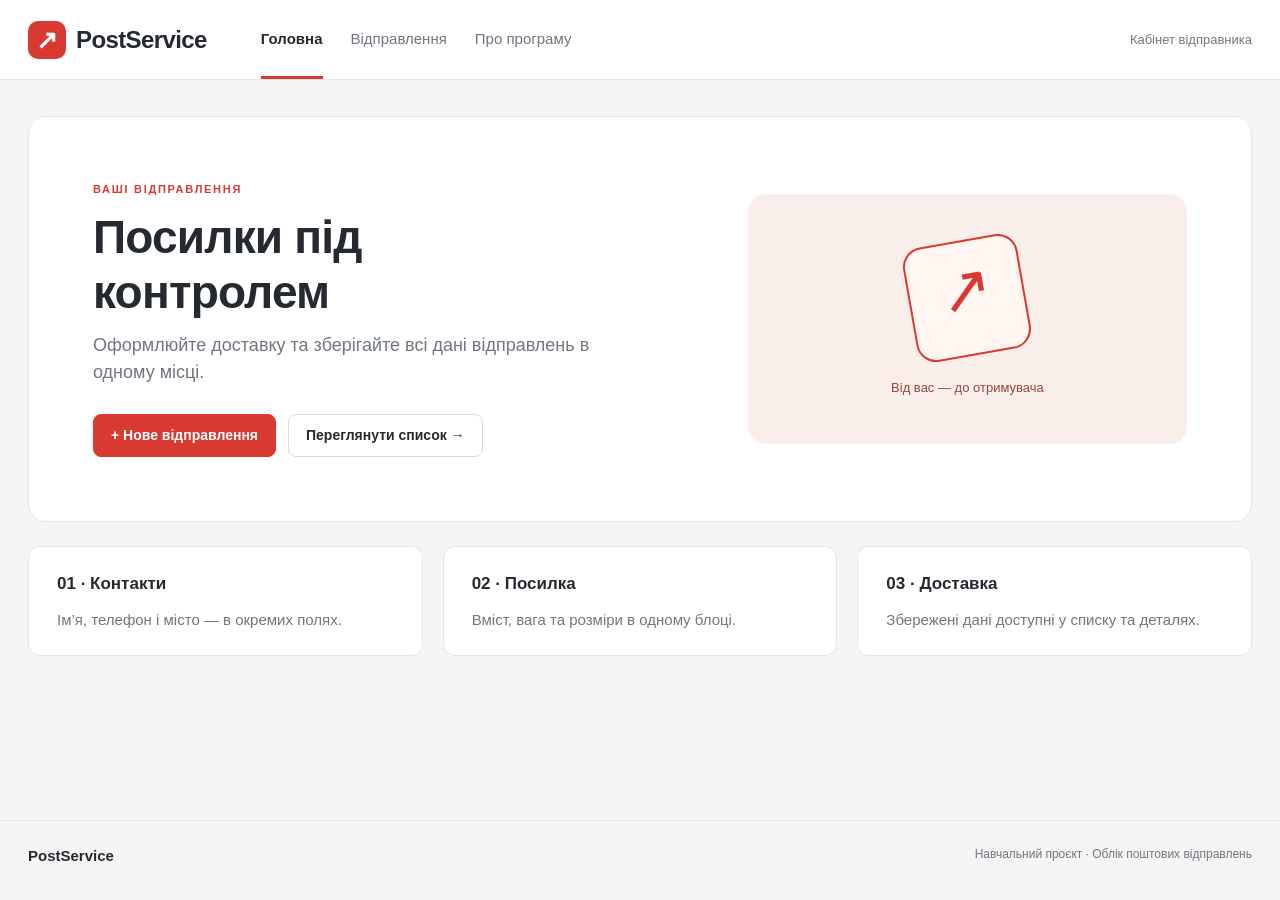
<file: Компоненти програмної інженерії/PostServiceSolution/PostService/wwwroot/index.html>
<!doctype html>
<html lang="uk"><head><meta charset="utf-8"><meta name="viewport" content="width=device-width,initial-scale=1"><title>PostService — відправлення</title><link rel="stylesheet" href="styles.css"><script src="app.js" defer></script></head>
<body><header><a href="#home" class="brand"><span class="brand-icon" aria-hidden="true">↗</span>PostService</a><nav aria-label="Основна навігація"><a href="#home">Головна</a><a href="#list">Відправлення</a><a href="#about">Про програму</a></nav><span class="workspace">Кабінет відправника</span></header>
<main><div id="notice" role="status" hidden></div>
<section id="home"><div class="hero"><div><p class="eyebrow">ВАШІ ВІДПРАВЛЕННЯ</p><h1>Посилки під контролем</h1><p class="intro">Оформлюйте доставку та зберігайте всі дані відправлень в одному місці.</p><div class="toolbar"><a class="button primary" href="#new">+ Нове відправлення</a><a class="button" href="#list">Переглянути список →</a></div></div><div class="parcel-art" aria-hidden="true"><div class="parcel">↗</div><span>Від вас — до отримувача</span></div></div><div class="feature-grid"><article><b>01 · Контакти</b><p>Ім’я, телефон і місто — в окремих полях.</p></article><article><b>02 · Посилка</b><p>Вміст, вага та розміри в одному блоці.</p></article><article><b>03 · Доставка</b><p>Збережені дані доступні у списку та деталях.</p></article></div></section>
<section id="about" hidden><p class="eyebrow">ПРО ЗАСТОСУНОК</p><h1>PostService</h1><div class="card prose"><p>Навчальний застосунок для обліку поштових відправлень. Створюйте посилки, редагуйте контакти й переглядайте деталі доставки.</p><p>Вебклієнт і Windows-застосунок використовують спільні дані.</p><h2>Як розраховується вартість</h2><p>Навчальні тарифи: відділення — 40 + 10 грн/кг, курʼєр — 70 + 15 грн/кг, експрес — 100 + 20 грн/кг. Це умовні тарифи навчального проєкту.</p><a class="button" href="#list">До відправлень →</a></div></section>
<section id="list" hidden><div class="page-heading"><div><p class="eyebrow">КАБІНЕТ ВІДПРАВНИКА</p><h1>Мої відправлення</h1><p class="muted" id="count" aria-live="polite"></p></div><a href="#new" class="button primary">+ Нове відправлення</a></div><div class="card list-card"><div class="list-tools"><label class="search-label" for="search">Пошук відправлення<input id="search" type="search" placeholder="Ім’я, місто або вміст посилки"></label><button id="refresh">↻ Оновити</button></div><div class="table-wrap"><table><thead><tr><th>Відправник</th><th>Отримувач</th><th>Посилка</th><th>Доставка</th><th>Вартість</th><th>Дії</th></tr></thead><tbody id="rows"></tbody></table></div><p id="empty-list" class="empty" hidden>Відправлень не знайдено. Створіть нове або змініть пошук.</p></div></section>
<section id="editor" hidden><a class="back" href="#list">← До відправлень</a><p class="eyebrow">ОФОРМЛЕННЯ ДОСТАВКИ</p><h1 id="editor-title">Нове відправлення</h1><p class="muted">Заповніть контакти та параметри посилки. Поля зі знаком * обов’язкові.</p><form id="posting-form" novalidate></form></section>
<section id="details" hidden><a class="back" href="#list">← До відправлень</a><p class="eyebrow">ДАНІ ВІДПРАВЛЕННЯ</p><div class="page-heading"><h1>Деталі відправлення</h1><a id="details-edit" class="button" href="#list">Редагувати</a></div><div class="card"><dl id="details-data"></dl></div></section>
</main><dialog id="delete-dialog"><p class="eyebrow">ВИДАЛЕННЯ</p><h2>Видалити відправлення?</h2><p id="delete-text"></p><p class="muted">Відновити його після видалення не вдасться.</p><div class="dialog-actions"><button id="cancel-delete">Скасувати</button><button id="confirm-delete" class="primary">Видалити</button></div></dialog>
<dialog id="retry-dialog"><h2>Немає з’єднання із сервером</h2><p>Перевірте з’єднання та повторіть спробу.</p><div class="dialog-actions"><button id="cancel-retry">Скасувати</button><button id="retry" class="primary">Повторити</button></div></dialog>
<footer><b>PostService</b><span>Навчальний проєкт · Облік поштових відправлень</span></footer></body></html>
</file>
<file: Компоненти програмної інженерії/PostServiceSolution/PostService/wwwroot/styles.css>
*{box-sizing:border-box} :root{--red:#d83a32;--ink:#252a31;--muted:#707780;--line:#e5e7eb;--bg:#f5f5f6}body{margin:0;background:var(--bg);color:var(--ink);font:15px/1.5 "Segoe UI",Arial,sans-serif}a{color:var(--ink)}header{height:80px;background:#fff;border-bottom:1px solid var(--line);padding:0 max(28px,calc((100% - 1240px)/2));display:flex;align-items:center;gap:54px}.brand{display:flex;align-items:center;gap:10px;font-size:24px;font-weight:750;text-decoration:none;letter-spacing:-.6px}.brand-icon{background:var(--red);color:white;font-size:26px;width:38px;height:38px;text-align:center;border-radius:10px}nav{display:flex;align-items:center;gap:28px;height:100%}nav a{text-decoration:none;height:100%;display:flex;align-items:center;border-bottom:3px solid transparent;padding-top:3px;color:var(--muted)}nav a[aria-current=page]{color:var(--ink);border-color:var(--red);font-weight:600}.workspace{margin-left:auto;font-size:13px;color:var(--muted)}main{max-width:1296px;margin:auto;padding:36px 28px;min-height:calc(100vh - 160px)}section{padding:0}h1{font-size:34px;line-height:1.2;letter-spacing:-.8px;margin:0 0 12px;font-weight:700}h2{font-size:20px;margin:0 0 16px}p{margin:0 0 18px}.eyebrow{color:var(--red);font-size:11px;font-weight:750;letter-spacing:1.7px;margin:0 0 12px}.muted{color:var(--muted)}.back{display:inline-block;margin-bottom:26px;text-decoration:none;color:var(--muted)}button,.button{display:inline-flex;align-items:center;justify-content:center;gap:8px;border:1px solid #d7dadd;border-radius:8px;background:white;color:var(--ink);padding:11px 17px;font:600 14px/1.4 "Segoe UI",sans-serif;cursor:pointer;text-decoration:none;white-space:nowrap}button:hover,.button:hover{background:#f1f2f4;border-color:#afb5bd}.primary,button[type=submit]{background:var(--red);border-color:var(--red);color:#fff}.primary:hover,button[type=submit]:hover{background:#b92e28;border-color:#b92e28}button:disabled{opacity:.55;cursor:wait}.toolbar{display:flex;gap:12px;flex-wrap:wrap}.hero{background:#fff;border:1px solid var(--line);border-radius:18px;display:grid;grid-template-columns:1.4fr 1fr;align-items:center;padding:64px;gap:40px;min-height:380px}.hero h1{font-size:46px;max-width:480px}.intro{font-size:18px;color:var(--muted);max-width:510px;margin-bottom:28px}.parcel-art{background:#faeeeb;min-height:250px;border-radius:18px;display:flex;align-items:center;justify-content:center;flex-direction:column;gap:22px;color:#97463f;font-size:13px}.parcel{width:116px;height:116px;border:2px solid var(--red);border-radius:20px;transform:rotate(-10deg);font-size:64px;text-align:center;background:#fff5f1;color:var(--red)}.feature-grid{display:grid;grid-template-columns:repeat(3,1fr);gap:20px;margin-top:24px}.feature-grid article{padding:24px 28px;background:white;border:1px solid var(--line);border-radius:12px}.feature-grid b{font-size:17px}.feature-grid p{color:var(--muted);margin:12px 0 0}.page-heading{display:flex;align-items:center;justify-content:space-between;gap:20px;margin-bottom:24px}.page-heading p:last-child{margin-bottom:0}.card{background:white;border:1px solid var(--line);border-radius:12px;padding:28px}.list-card{padding:0;overflow:hidden}.list-tools{padding:20px 24px;display:flex;align-items:end;justify-content:space-between;gap:20px}.search-label{display:flex;flex-direction:column;gap:6px;font-size:12px;color:var(--muted);width:min(430px,100%)}input,select{font:inherit;border:1px solid #ced2d7;border-radius:7px;background:#fff;color:var(--ink);padding:10px 12px;width:100%;min-width:0}input::placeholder{color:#969ca3}input[readonly]{background:#f3f4f5;color:var(--muted)}.table-wrap{overflow:auto}table{width:100%;border-collapse:collapse}th,td{padding:19px 22px;text-align:left;border-bottom:1px solid var(--line);vertical-align:middle}th{background:#fafafa;color:var(--muted);font-size:12px;font-weight:600;white-space:nowrap}td{font-size:14px}td strong{display:block;font-weight:650}td small{display:block;color:var(--muted);margin-top:4px;font-size:12px}tbody tr{cursor:pointer}tbody tr:hover{background:#fcf8f7}tbody tr.selected{background:#fff3f0;box-shadow:inset 3px 0 var(--red)}.badge{background:#f1f2f4;border-radius:5px;padding:5px 8px;display:inline-block;font-size:12px;white-space:nowrap}.actions{white-space:nowrap}.actions a{display:inline-block;margin:2px 12px 2px 0;font-size:12px;text-decoration:none}.actions button{padding:5px 7px;font-size:12px;color:var(--red);border-color:transparent;background:transparent}.empty{text-align:center;color:var(--muted);padding:36px;margin:0}.form-layout{display:grid;grid-template-columns:minmax(0,1fr) 285px;gap:24px;align-items:start}.form-sections{display:grid;gap:20px}.form-section{margin:0;padding:26px;border:1px solid var(--line);border-radius:12px;background:white;min-width:0}.section-heading{display:flex;gap:12px;align-items:center;margin-bottom:22px}.section-number{width:30px;height:30px;border-radius:8px;background:#faeeeb;color:var(--red);display:inline-flex;align-items:center;justify-content:center;font-size:13px;font-weight:700}.section-heading h2{margin:0;font-size:19px}.field{display:grid;grid-template-columns:minmax(160px,1fr) minmax(135px,.72fr);gap:4px 14px;margin-bottom:15px;align-items:start}.field label{grid-column:1/-1;font-size:13px;font-weight:600;margin-bottom:3px}.field .error{padding-top:10px;font-size:12px;line-height:1.4;color:#b32924;min-height:20px}.invalid{border-color:#b32924;background:#fff8f6}.field-help{font-size:12px;color:var(--muted);margin:0 0 18px}.summary{position:sticky;top:24px}.summary h2{margin-bottom:8px}.summary p{font-size:13px;color:var(--muted)}.summary dl{display:block;margin:18px 0}.summary dt{font-size:12px;color:var(--muted);margin-top:12px}.summary dd{font-size:15px;margin:3px 0;overflow-wrap:anywhere}.summary .price-value{font-size:27px;font-weight:700;color:var(--ink)}.summary .tariff-note{border-top:1px solid var(--line);padding-top:16px;margin-bottom:0;font-size:12px}.form-actions{display:flex;gap:10px;margin-top:22px;flex-wrap:wrap}.form-actions button{width:100%}.form-actions a{width:100%}.error-summary{padding:12px 16px;background:#fff3f0;border:1px solid #edc1ba;border-radius:8px;color:#a12f28;margin-bottom:18px}#notice{padding:14px 18px;margin-bottom:22px;border:1px solid #cddccf;background:#f0f7f1;border-radius:8px}dl{display:grid;grid-template-columns:230px 1fr;gap:12px;margin:0}dt{color:var(--muted)}dd{margin:0;overflow-wrap:anywhere}.prose{max-width:800px}.prose h2{margin-top:28px}dialog{width:min(480px,calc(100% - 32px));border:0;border-radius:16px;padding:30px;box-shadow:0 24px 80px #15171b33}dialog::backdrop{background:#252a3177}.dialog-actions{display:flex;gap:12px;justify-content:flex-end;margin-top:26px}footer{max-width:1296px;margin:0 auto;padding:24px 28px;border-top:1px solid var(--line);color:var(--muted);display:flex;justify-content:space-between;gap:20px;font-size:12px}footer b{font-size:15px;color:var(--ink)}button:focus-visible,a:focus-visible,input:focus-visible,select:focus-visible{outline:3px solid #d83a3280;outline-offset:3px}[hidden]{display:none!important}@media(max-width:1050px){.workspace{display:none}.hero{padding:38px}.form-layout{grid-template-columns:minmax(0,1fr) 250px}.field{grid-template-columns:1fr}.field .error{padding-top:0;min-height:0}td,th{padding:15px 12px}.actions a{display:block}}@media(max-width:700px){header{height:auto;min-height:100px;flex-wrap:wrap;padding:18px 20px 0;gap:16px}.brand{font-size:22px}nav{width:100%;gap:24px;height:40px;font-size:13px}main{padding:24px 16px}h1{font-size:28px}.hero{grid-template-columns:1fr;padding:28px 24px;gap:28px}.hero h1{font-size:36px}.intro{font-size:16px}.parcel-art{min-height:180px}.parcel{width:85px;height:85px;font-size:45px}.feature-grid{grid-template-columns:1fr;gap:12px}.page-heading{align-items:flex-start;flex-direction:column}.list-tools{padding:18px;flex-wrap:wrap;gap:12px}.list-tools .search-label{width:100%}.table-wrap{overflow:visible}table,tbody,tr,td{display:block}thead{display:none}tbody tr{border-top:1px solid var(--line);padding:12px 18px}td{border:0;padding:8px 0;overflow-wrap:anywhere}td[data-label]::before{content:attr(data-label);display:block;font-size:11px;color:var(--muted);margin-bottom:3px}.actions a{display:inline-block;margin-right:18px}.form-layout{grid-template-columns:1fr}.form-section{padding:22px 18px}.summary{position:static}.field{grid-template-columns:1fr}.field .error{padding:0}.form-actions{flex-direction:column}.summary dl{display:grid;grid-template-columns:1fr 1fr}.summary dt,.summary dd{margin:0}.card{padding:22px 18px}.list-card{padding:0}dl{grid-template-columns:1fr;gap:4px}dd{margin-bottom:12px}footer{flex-direction:column;gap:6px;padding:24px 20px}}
</file>
